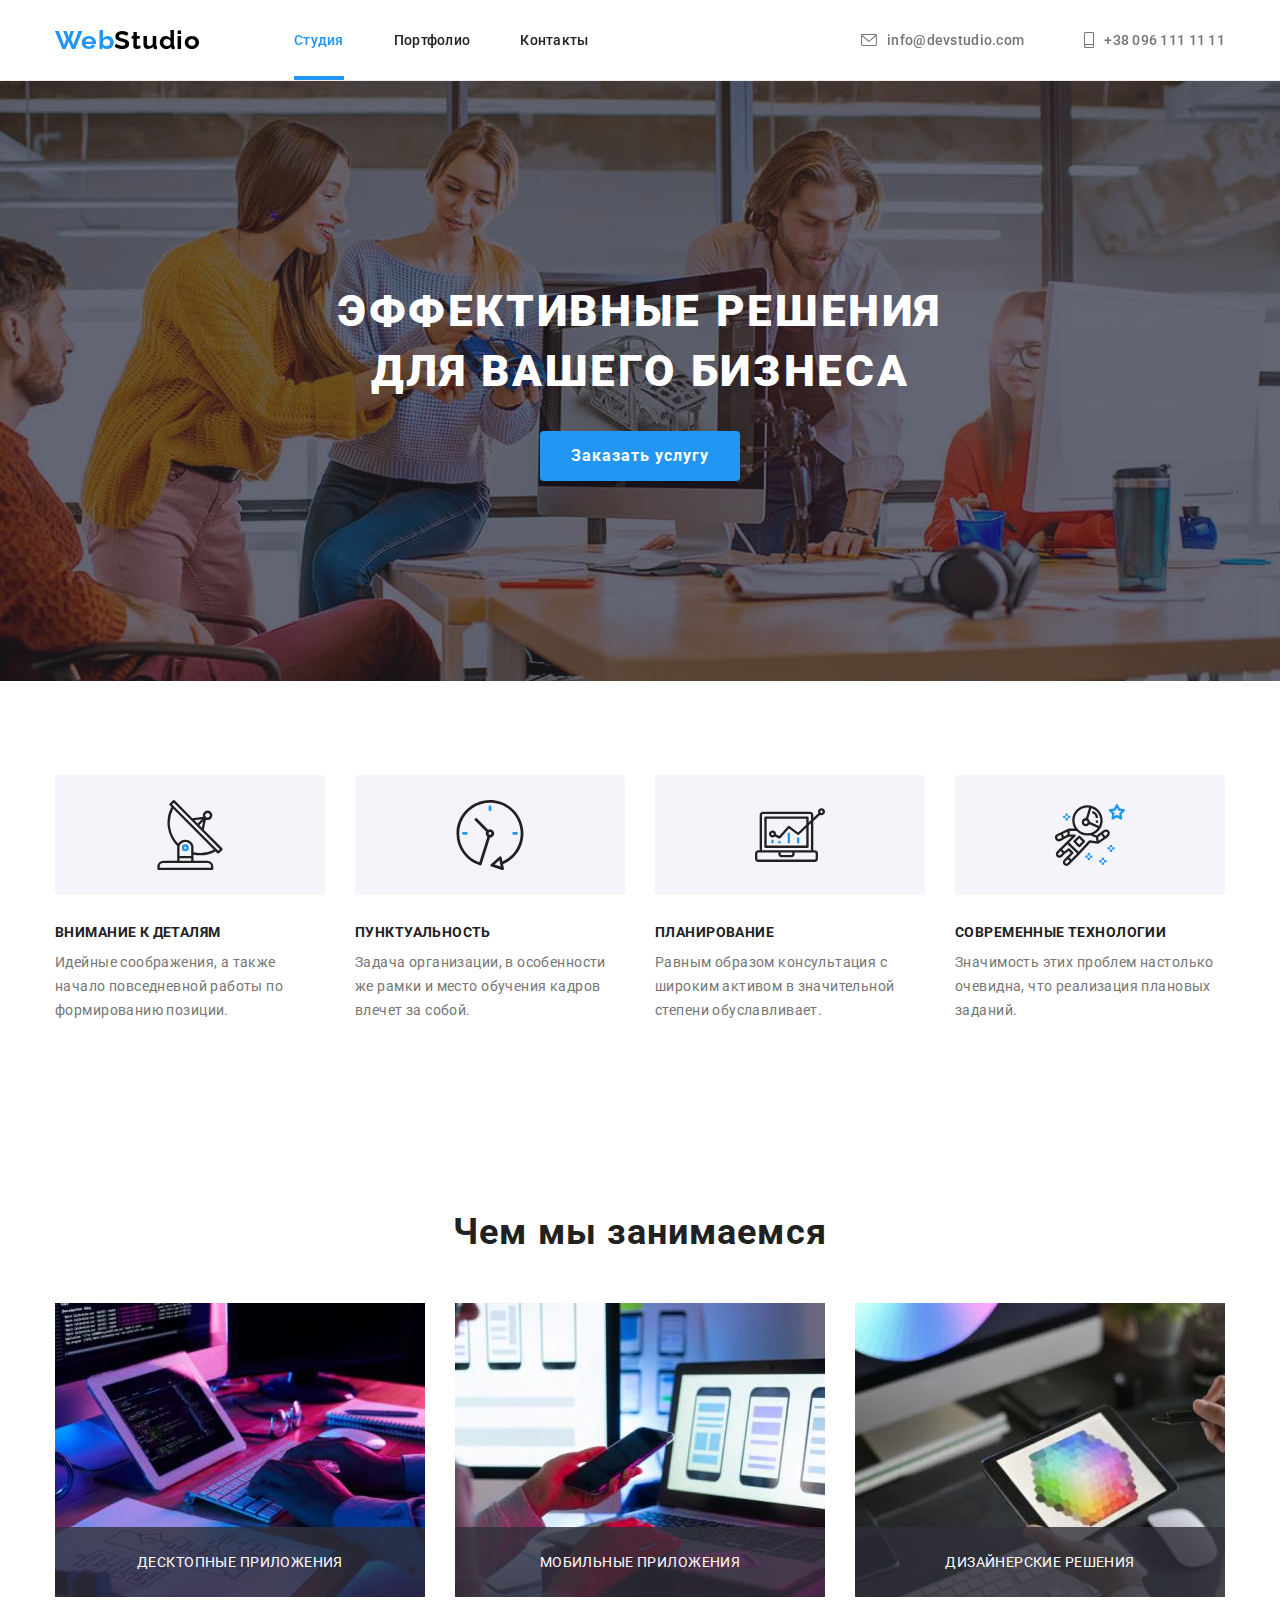
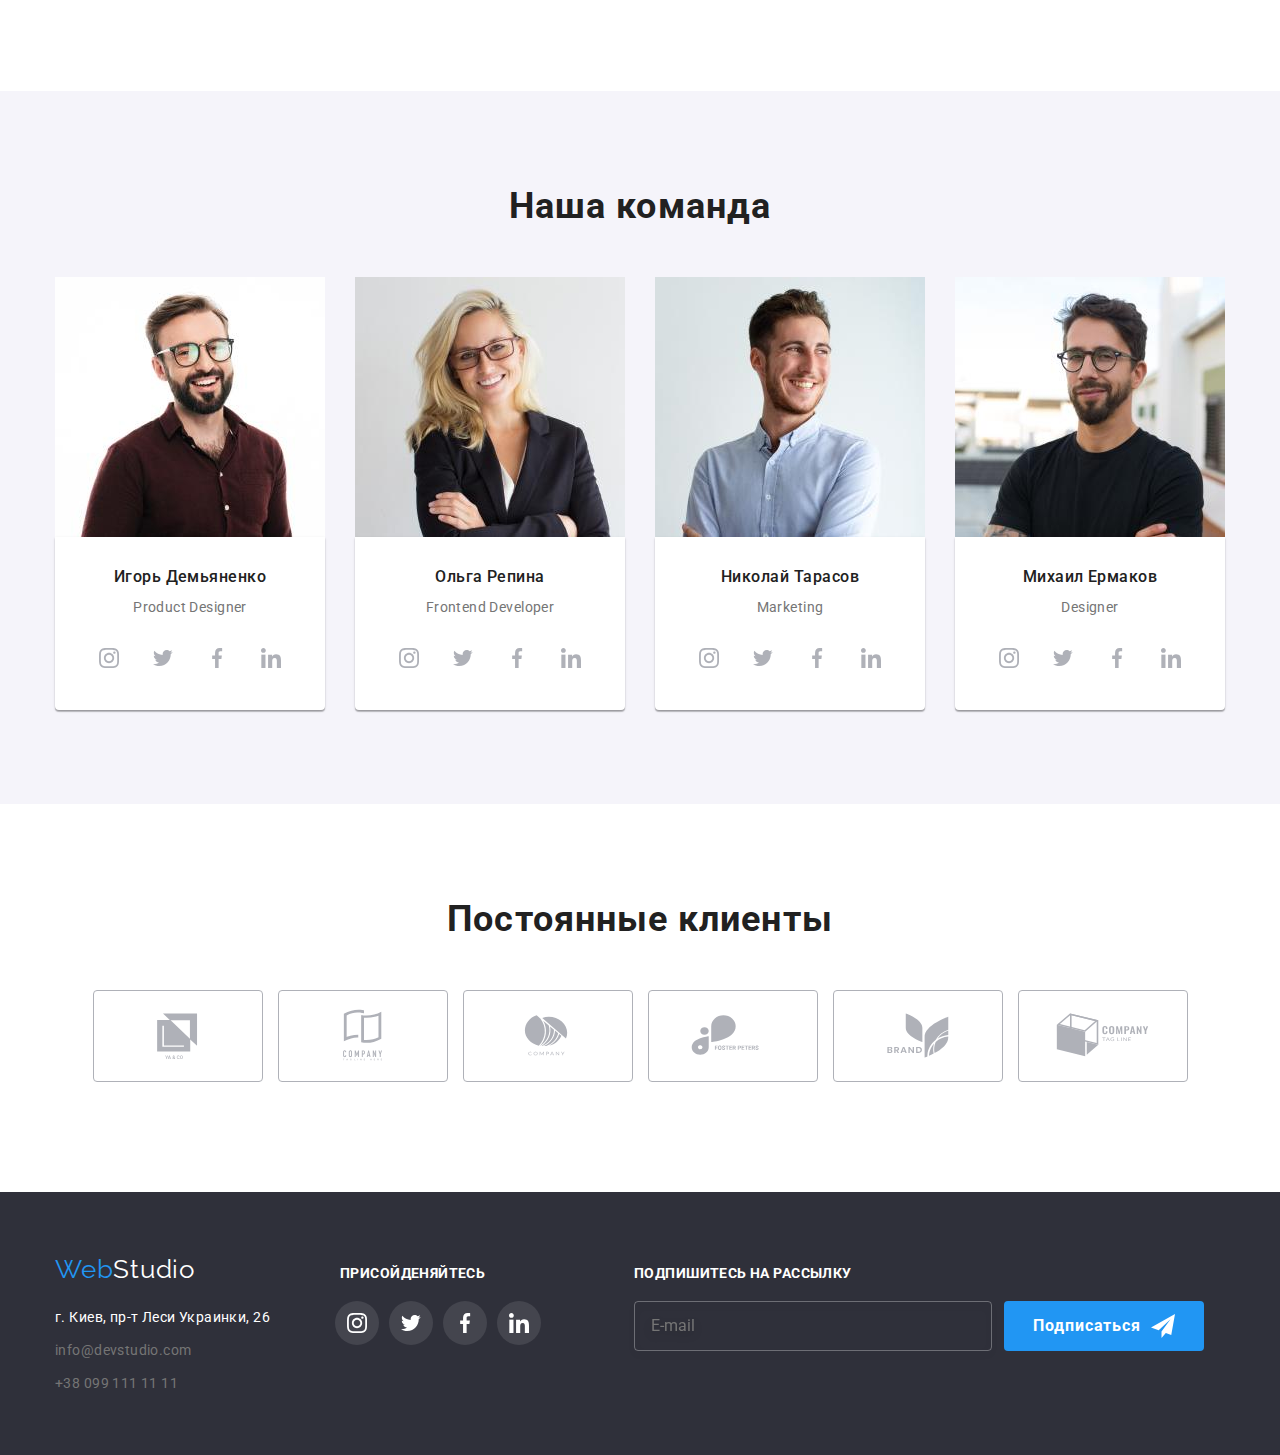
<file: index.html>
<!DOCTYPE html>
<html lang="ru">
  <head>
    <meta charset="utf-8" />
    <meta http-equiv="X-UA-Compatible" content="IE=edge" />
    <title>WEB studio</title>
    <link rel="preconnect" href="https://fonts.googleapis.com" />
    <link rel="preconnect" href="https://fonts.gstatic.com" crossorigin />
    <!--style fons-->
    <link
      href="https://fonts.googleapis.com/css2?family=Raleway:wght@700&family=Roboto:wght@400;500;700;900&display=swap"
      rel="stylesheet"
    />
    <!--style modern-normalize-->
    <link
      rel="stylesheet"
      href="https://cdn.jsdelivr.net/npm/modern-normalize@1.1.0/modern-normalize.min.css"
    />
    <!--animate-->
    <link
      rel="stylesheet"
      href="https://cdnjs.cloudflare.com/ajax/libs/animate.css/4.1.1/animate.min.css"
    />
    
    <link rel="stylesheet" href="./css/main.min.css" />
  
  </head>

  <body data-page>
    <!--шапка сторінки -->
    <header class="header" data-header>
      <div class="container header__container">
        <a class="link logo" href=""> <span class="logo-cl">Web</span>Studio </a>

        <ul class="list list-header">
          <li><a class="list-header__link link list-header__link--carrent" href="">Студия</a></li>
          <li><a class="list-header__link link" href="./portfolio.html">Портфолио</a></li>
          <li><a class="list-header__link link" href="#footer">Контакты</a></li>
        </ul>
        <nav class="nav">
          <ul class="list nav__list-header">
            <li>
              <a class="link nav__link-tel" href="mailto:info@devstudio.com">
                <svg class="icons-media" width="16" height="12">
                  <use href="./images/icons.svg#icon-envelope-hover"></use>
                </svg>
                info@devstudio.com</a
              >
            </li>
            <li>
              <a class="link nav__link-tel" href="tel:+380961111111">
                <svg class="icons-media" width="10" height="16">
                  <use href="./images/icons.svg#icon-smartphone"></use>
                </svg>
                +38 096 111 11 11</a
              >
            </li>
          </ul>
        </nav>
      </div>
    </header>
    <!--контент з кнопкою-->
    <main>
      <section class="section hero">
        <div class="container">
          <h1 class="hero__title">
            Эффективные решения<br />
            для вашего бизнеса
          </h1>
          <button
            class="btn btn__order animate__animated animate__bounce animate__delay-3s animate__repeat-2"
            data-modal-open
            type="button"
          >
            Заказать услугу
          </button>
        </div>
      </section>

      <!-- наші переваги -->
      <section class="section">
        <div class="about container">
          <ul class="about list">
            <li>
              <div class="about__adwantages-wrap">
                <svg class="about__container-icons" width="70" height="70">
                  <use href="./images/icons.svg#icon-antenna"></use>
                </svg>
              </div>
              <h2 class="about__name">Внимание к деталям</h2>
              <p class="about__link-name">
                Идейные соображения, а также начало повседневной работы по формированию позиции.
              </p>
            </li>
            <li>
              <div class="about__adwantages-wrap">
                <svg class="about__container-icons" width="70" height="70">
                  <use href="./images/icons.svg#icon-clock"></use>
                </svg>
              </div>
              <h2 class="about__name">Пунктуальность</h2>
              <p class="about__link-name">
                Задача организации, в особенности же рамки и место обучения кадров влечет за собой.
              </p>
            </li>
            <li>
              <div class="about__adwantages-wrap">
                <svg class="about__container-icons" width="70" height="70">
                  <use href="./images/icons.svg#icon-diagram"></use>
                </svg>
              </div>
              <h2 class="about__name">Планирование</h2>
              <p class="about__link-name">
                Равным образом консультация с широким активом в значительной степени обуславливает.
              </p>
            </li>
            <li>
              <div class="about__adwantages-wrap">
                <svg class="about__container-icons" width="70" height="70">
                  <use href="./images/icons.svg#icon-astronaut"></use>
                </svg>
              </div>
              <h2 class="about__name">Современные технологии</h2>
              <p class="about__link-name">
                Значимость этих проблем настолько очевидна, что реализация плановых заданий.
              </p>
            </li>
          </ul>
        </div>
      </section>
      <!--чим займається фірма-->
      <section class="section">
        <div class="container img">
          <h2 class="name name__action">Чем мы занимаемся</h2>

          <ul class="list img__cards">
            <li>
              <img
                class="img img__avatar-text"
                src="./images/img.jpg"
                alt="картинка верстка сайтів"
                width="370"
                height="294"
              />
              <div class="avatar__container">
                <p class="avatar">Десктопные приложения</p>
              </div>
            </li>
            <li>
              <img
                class="img img__avatar-text"
                src="./images/box2.jpg"
                alt="розробка мобільних додатків"
                width="370"
                height="294"
              />
              <div class="avatar__container">
                <p class="avatar">Мобильные приложения</p>
              </div>
            </li>
            <li>
              <img
                class="imgimg__avatar-text"
                src="./images/box3.jpg"
                alt="стилізація та колористика"
                width="370"
                height="294"
              />
              <div class="avatar__container">
                <p class="avatar">Дизайнерские решения</p>
              </div>
            </li>
          </ul>
        </div>
      </section>

      <!--Наша команда-->
      <section class="section team-card">
        <div class="container">
          <h2 class="team-card__name name">Наша команда</h2>
          <ul class="team-card__list list">
            <li class="team-list__container">
              <img
                class="img"
                src="images/img(1).jpg"
                alt="Фото_Игорь_Демьяненко"
                width="270"
                height="260"
              />
              <div class="team__wrapper">
                <h3 class="team__name-users">Игорь Демьяненко</h3>
                <p class="team__link-name team"><span class="lang">Product Designer</span></p>
                <div class="social__list">
                  <ul class="social list">
                    <li class="social__items">
                      <a
                        class="socials__link link"
                        href=""
                        target="_blank"
                        rel="noopener noreferrer"
                        aria-label="інстаграм"
                      >
                        <svg class="socials-icon" width="20" height="20">
                          <use href="./images/icons.svg#icon-instagram-2"></use>
                        </svg>
                      </a>
                    </li>
                    <li class="social__items">
                      <a
                        class="socials__link link"
                        href=""
                        target="_blank"
                        rel="noopener noreferrer"
                        aria-label="твітер"
                      >
                        <svg class="socials-icon" width="20" height="20">
                          <use href="./images/icons.svg#icon-twiter"></use>
                        </svg>
                      </a>
                    </li>
                    <li class="social__items">
                      <a
                        class="socials__link link"
                        href=""
                        target="_blank"
                        rel="noopener noreferrer"
                        aria-label="фейсбук"
                      >
                        <svg class="socials-icon" width="20" height="20">
                          <use href="./images/icons.svg#icon-facebook-1"></use>
                        </svg>
                      </a>
                    </li>
                    <li class="social__items">
                      <a
                        class="socials__link link"
                        href=""
                        target="_blank"
                        rel="noopener noreferrer"
                        aria-label="лінкедін"
                      >
                        <svg class="socials-icon" width="20" height="20">
                          <use href="./images/icons.svg#icon-linkedin-1"></use>
                        </svg>
                      </a>
                    </li>
                  </ul>
                </div>
              </div>
            </li>
            <li class="team-list__container">
              <img
                class="img"
                src="images/img(2).jpg"
                alt="Фото_Ольга_Репина"
                width="270"
                height="260"
              />
              <div class="team__wrapper">
                <h3 class="team__name-users">Ольга Репина</h3>
                <p class="team__link-name"><span class="lang"> Frontend Developer</span></p>
                <ul class="social list">
                  <li class="social__items">
                    <a
                      class="socials__link link"
                      href=""
                      target="_blank"
                      rel="noopener noreferrer"
                      aria-label="інстаграм"
                    >
                      <svg class="socials-icon" width="20" height="20">
                        <use href="./images/icons.svg#icon-instagram-2"></use>
                      </svg>
                    </a>
                  </li>
                  <li class="social__items">
                    <a
                      class="socials__link link"
                      href=""
                      target="_blank"
                      rel="noopener noreferrer"
                      aria-label="твітер"
                    >
                      <svg class="socials-icon" width="20" height="20">
                        <use href="./images/icons.svg#icon-twiter"></use>
                      </svg>
                    </a>
                  </li>
                  <li class="social__items">
                    <a
                      class="socials__link link"
                      href=""
                      target="_blank"
                      rel="noopener noreferrer"
                      aria-label="фейсбук"
                    >
                      <svg class="socials-icon" width="20" height="20">
                        <use href="./images/icons.svg#icon-facebook-1"></use>
                      </svg>
                    </a>
                  </li>
                  <li class="social__items">
                    <a
                      class="socials__link link"
                      href=""
                      target="_blank"
                      rel="noopener noreferrer"
                      aria-label="лінкедін"
                    >
                      <svg class="socials-icon" width="20" height="20">
                        <use href="./images/icons.svg#icon-linkedin-1"></use>
                      </svg>
                    </a>
                  </li>
                </ul>
              </div>
            </li>
            <li class="team-list__container">
              <img
                class="img"
                src="images/img(3).jpg"
                alt="Фото_Николай_Тарасов"
                width="270"
                height="260"
              />
              <div class="team__wrapper">
                <h3 class="team__name-users">Николай Тарасов</h3>
                <p class="team__link-name team"><span class="lang"> Marketing</span></p>
                <ul class="social list">
                  <li class="social__items">
                    <a
                      class="socials__link link"
                      href=""
                      target="_blank"
                      rel="noopener noreferrer"
                      aria-label="інстаграм"
                    >
                      <svg class="socials-icon" width="20" height="20">
                        <use href="./images/icons.svg#icon-instagram-2"></use>
                      </svg>
                    </a>
                  </li>
                  <li class="social__items">
                    <a
                      class="socials__link link"
                      href=""
                      target="_blank"
                      rel="noopener noreferrer"
                      aria-label="твітер"
                    >
                      <svg class="socials-icon" width="20" height="20">
                        <use href="./images/icons.svg#icon-twiter"></use>
                      </svg>
                    </a>
                  </li>
                  <li class="social__items">
                    <a
                      class="socials__link link"
                      href=""
                      target="_blank"
                      rel="noopener noreferrer"
                      aria-label="фейсбук"
                    >
                      <svg class="socials-icon" width="20" height="20">
                        <use href="./images/icons.svg#icon-facebook-1"></use>
                      </svg>
                    </a>
                  </li>
                  <li class="social__items">
                    <a
                      class="socials__link link"
                      href=""
                      target="_blank"
                      rel="noopener noreferrer"
                      aria-label="лінкедін"
                    >
                      <svg class="socials-icon" width="20" height="20">
                        <use href="./images/icons.svg#icon-linkedin-1"></use>
                      </svg>
                    </a>
                  </li>
                </ul>
              </div>
            </li>
            <li class="team-list__container">
              <img
                class="img"
                src="images/img(4).jpg"
                alt="Фото_Михаил_Ермаков"
                width="270"
                height="260"
              />
              <div class="team__wrapper">
                <h3 class="team__name-users">Михаил Ермаков</h3>
                <p class="team__link-name team"><span class="lang"> Designer</span></p>
                <ul class="social list">
                  <li class="social__items">
                    <a
                      class="socials__link link"
                      href=""
                      target="_blank"
                      rel="noopener noreferrer"
                      aria-label="інстаграм"
                    >
                      <svg class="socials-icon" width="20" height="20">
                        <use href="./images/icons.svg#icon-instagram-2"></use>
                      </svg>
                    </a>
                  </li>
                  <li class="social__items">
                    <a
                      class="socials__link link"
                      href=""
                      target="_blank"
                      rel="noopener noreferrer"
                      aria-label="твітер"
                    >
                      <svg class="socials-icon" width="20" height="20">
                        <use href="./images/icons.svg#icon-twiter"></use>
                      </svg>
                    </a>
                  </li>
                  <li class="social__items">
                    <a
                      class="socials__link link"
                      href=""
                      target="_blank"
                      rel="noopener noreferrer"
                      aria-label="фейсбук"
                    >
                      <svg class="socials-icon" width="20" height="20">
                        <use href="./images/icons.svg#icon-facebook-1"></use>
                      </svg>
                    </a>
                  </li>
                  <li class="social__items">
                    <a
                      class="socials__link link"
                      href=""
                      target="_blank"
                      rel="noopener noreferrer"
                      aria-label="лінкедін"
                    >
                      <svg class="socials-icon" width="20" height="20">
                        <use href="./images/icons.svg#icon-linkedin-1"></use>
                      </svg>
                    </a>
                  </li>
                </ul>
              </div>
            </li>
          </ul>
        </div>
      </section>
      <section class="section">
        <div class="container ">
          <h2 class="name team-card__name">Постоянные клиенты</h2>
          <ul class="partner">
            <li class="partner__nemes">
              <a
                class="partner__logotype"
                href=""
                target="_blank"
                rel="noopener noreferrer"
                aria-label=""
              >
                <svg class="partner-icon" width="106" height="60">
                  <use href="images/icons.svg#icon-logo-5"></use>
                </svg>
              </a>
            </li>
            <li class="partner__nemes">
              <a
                class="partner__logotype"
                href=""
                target="_blank"
                rel="noopener noreferrer"
                aria-label=""
              >
                <svg class="partner-icon" width="106" height="60">
                  <use href="./images/icons.svg#icon-logo-4"></use>
                </svg>
              </a>
            </li>
            <li class="partner__nemes">
              <a
                class="partner__logotype"
                href=""
                target="_blank"
                rel="noopener noreferrer"
                aria-label=""
              >
                <svg class="partner-icon" width="106" height="60">
                  <use href="./images/icons.svg#icon-logo-3"></use>
                </svg>
              </a>
            </li>
            <li class="partner__nemes">
              <a
                class="partner__logotype"
                href=""
                target="_blank"
                rel="noopener noreferrer"
                aria-label=""
              >
                <svg class="partner-icon" width="106" height="60">
                  <use href="./images/icons.svg#icon-logo-2"></use>
                </svg>
              </a>
            </li>
            <li class="partner__nemes">
              <a
                class="partner__logotype"
                href=""
                target="_blank"
                rel="noopener noreferrer"
                aria-label=""
              >
                <svg class="partner-icon" width="106" height="60">
                  <use href="./images/icons.svg#icon-logo-1"></use>
                </svg>
              </a>
            </li>
            <li class="partner__nemes">
              <a
                class="partner__logotype"
                href=""
                target="_blank"
                rel="noopener noreferrer"
                aria-label=""
              >
                <svg class="partner-icon" width="106" height="60">
                  <use href="./images/icons.svg#icon-logo"></use>
                </svg>
              </a>
            </li>
          </ul>
        </div>
      </section>
    </main>
    <footer class="footer" id="footer">
      <div class="container footer-items">
        <div>
          <a class="link logo-bl" href=""> <span class="logo-cl">Web</span>Studio </a>
          <address class="plase">г. Киев, пр-т Леси Украинки, 26</address>

          <ul class="list">
            <li>
              <a class="link link-tel-foot" href="mailto:info@devstudio.com">info@devstudio.com</a>
            </li>
            <li><a class="link link-tel-foot" href="tel:+380991111111">+38 099 111 11 11</a></li>
          </ul>
        </div>
        <div class="form__icons">
          <p class="form__join">Присойденяйтесь</p>
          <ul class="form__icons-list social list ">
            <li class="social__items">
              <a
                class="socials__link socials-icon-footer link"
                href=""
                target="_blank"
                rel="noopener noreferrer"
                aria-label="інстаграм"
              >
                <svg class="socials-icon ft-icon" width="20" height="20">
                  <use href="./images/icons.svg#icon-instagram-2"></use>
                </svg>
              </a>
            </li>
            <li class="social__items">
              <a
                class="socials__link socials-icon-footer link"
                href=""
                target="_blank"
                rel="noopener noreferrer"
                aria-label="твітер"
              >
                <svg class="socials-icon ft-icon" width="20" height="20">
                  <use href="./images/icons.svg#icon-twiter"></use>
                </svg>
              </a>
            </li>
            <li class="social__items">
              <a
                class="socials__link socials-icon-footer link"
                href=""
                target="_blank"
                rel="noopener noreferrer"
                aria-label="фейсбук"
              >
                <svg class="socials-icon ft-icon" width="20" height="20">
                  <use href="./images/icons.svg#icon-facebook-1"></use>
                </svg>
              </a>
            </li>
            <li class="social__items">
              <a
                class="socials__link socials-icon-footer link"
                href=""
                target="_blank"
                rel="noopener noreferrer"
                aria-label="лінкедін"
              >
                <svg class="socials-icon ft-icon" width="20" height="20">
                  <use href="./images/icons.svg#icon-linkedin-1"></use>
                </svg>
              </a>
            </li>
          </ul>
        </div>
        <div class="form">
          <form class="form__footer">
            <p class="form__join form-name">Подпишитесь на рассылку</p>
            <label for="subscription">
              <input
                class="footer-input"
                type="text"
                name="subscription"
                value=""
                id="subscription"
                placeholder="E-mail"
              />
            </label>
            <button type="submit" class="btn-subm">
              Подписаться
              <svg class="icon-icon-send" width="24" height="24">
                <use href="./images/icons.svg#icon-icon-send"></use>
              </svg>
            </button>
          </form>
        </div>
      </div>
    </footer>
    <!--ModalWindow-->
    <div class="backdrop is-hidden" data-modal>
      <div class="modal">
        <button class="modal-btn" data-modal-close>
          <svg class="btn-close" width="11" height="11">
            <use href="./images/icons.svg#icon-vector"></use>
          </svg>
        </button>
        <form class="speaker-form">
          <strong class="modal-text">Оставьте свои данные, мы вам перезвоним</strong>
          <div class="register-form-group" role="group">
            <label for="name" class="modal-name-wrap">
              <span class="modal-name">Имя</span>
              <input type="text" name="name" class="register-form-input" id="name" />
              <svg class="register-form-icon" width="12" height="12">
                <use href="images/icons.svg#icon-icon-person"></use>
              </svg>
            </label>

            <label for="tel" class="modal-name-wrap">
              <span class="modal-name">Телефон</span>
              <input type="text" name="tel" class="register-form-input" id="tel" />
              <svg class="register-form-icon" width="13" height="13">
                <use href="images/icons.svg#icon-icon-tel"></use>
              </svg>
            </label>
            <label class="modal-name-wrap" for="mail">
              <span class="modal-name">Почта</span>
              <input type="text" name="mail" class="register-form-input" id="mail" />
              <svg class="register-form-icon" width="15" height="12">
                <use href="images/icons.svg#icon-icon-mail"></use>
              </svg>
            </label>

            <label class="modal-name" for="textarea">
              <span class="modal-name">Комментарий</span>
              <textarea
                name="textarea"
                class="modal-name-textarea"
                id="textarea"
                cols="30"
                rows="10"
                placeholder="Введите текст"
              ></textarea>
            </label>
          </div>

          <label class="register-form-agreement" for="agreement">
            <input
              class="register-cheked-box visually-hidden"
              type="checkbox"
              name="agreement"
              id="agreement"
            />
            <svg class="register-form" width="16" height="15">
              <use class="register-form-icon-uncheked" href="./images/icons.svg#border-icon"></use>
              <use
                class="register-form-icon-cheked"
                href="./images/icons.svg#icon-icon-check"
              ></use>
            </svg>
            <span class="register-form-agreement-text">Соглашаюсь с рассылкой и принимаю</span
            ><a class="register-form-link" href="">Условия договора</a>
          </label>
          <button class="register-form-btn" type="submit">Отправить</button>
        </form>
      </div>
    </div>
    <script src="./js/modal.js"></script>
    <script src="./js/header.skroll.js"></script>
  </body>
</html>
</file>
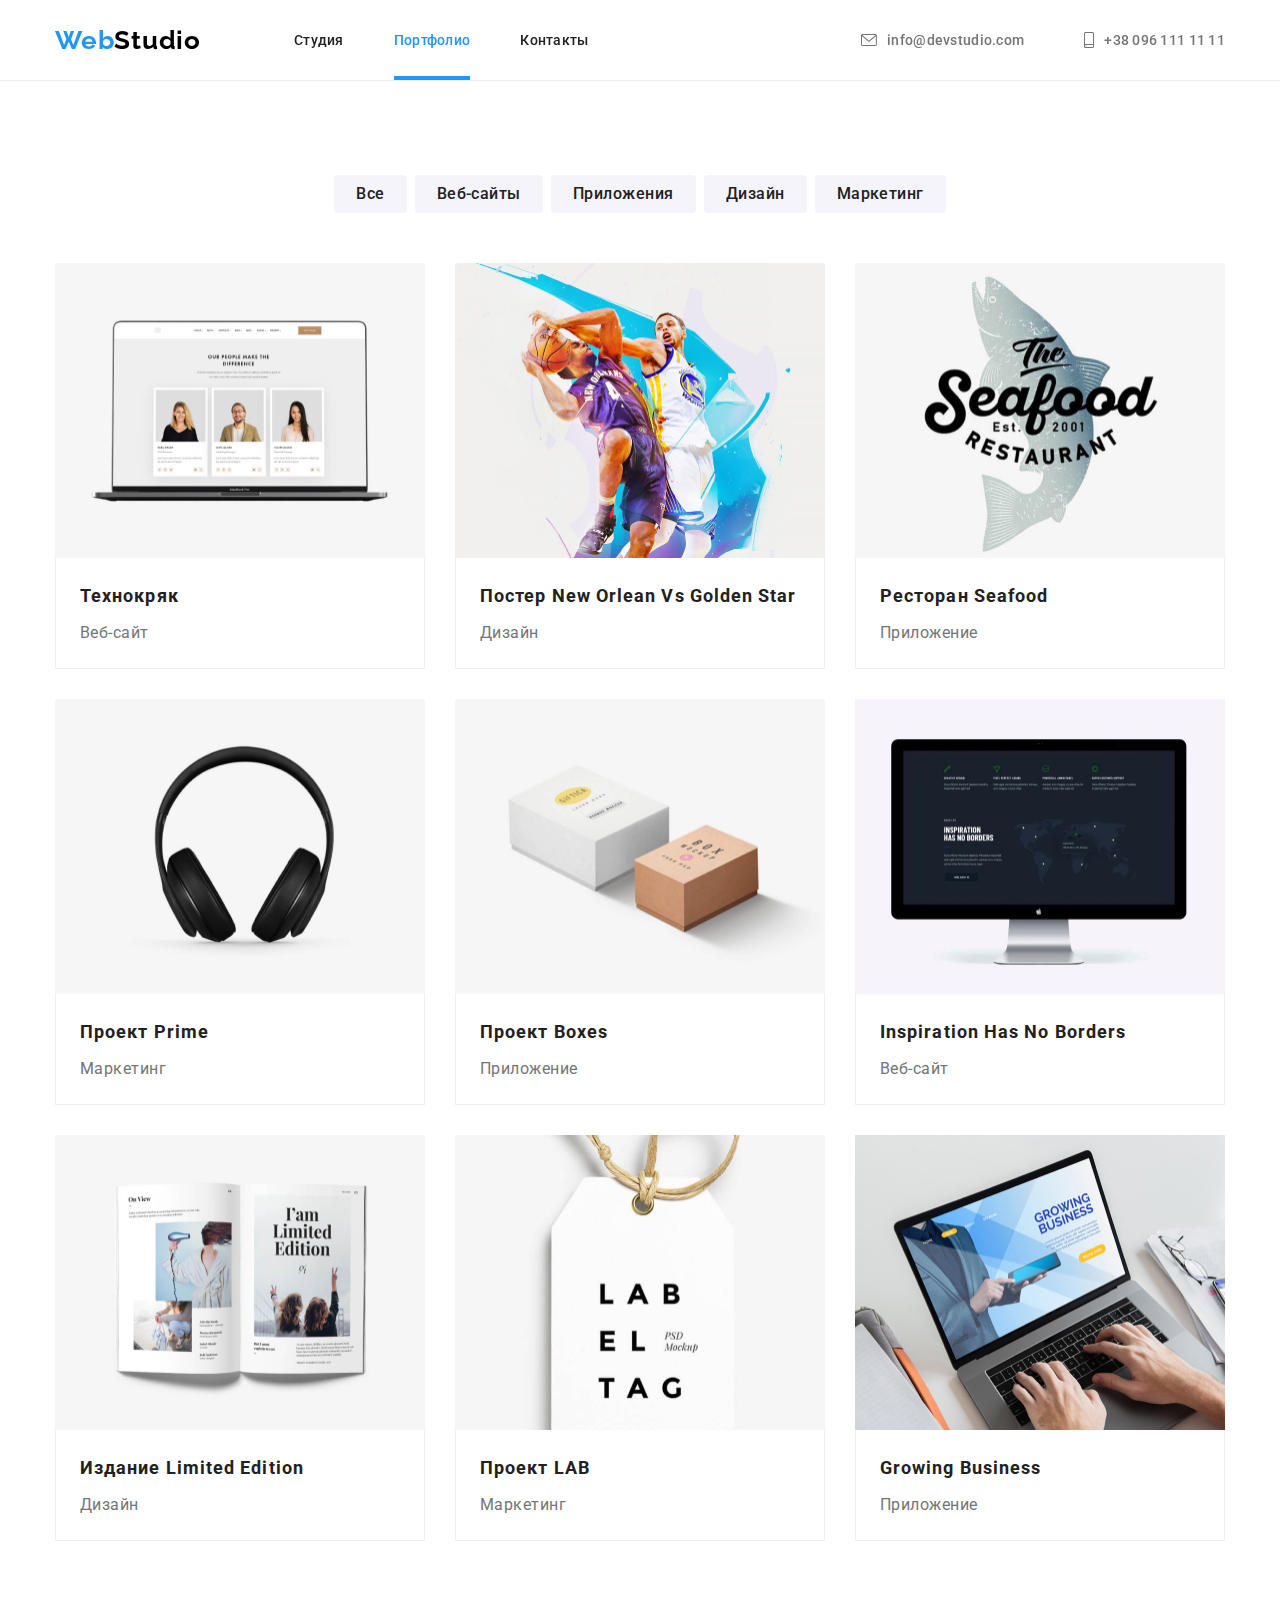
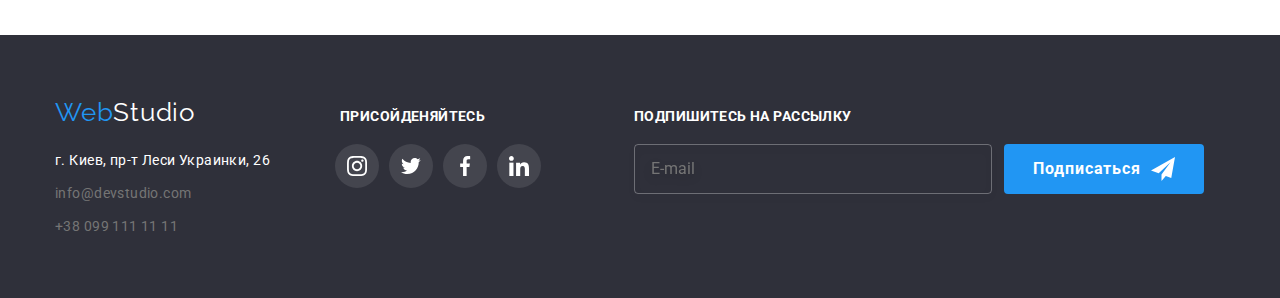
<file: portfolio.html>
<!DOCTYPE html>
<html lang="ru">

<head>
    <meta charset="utf-8" />
    <meta http-equiv="X-UA-Compatible" content="IE=edge" />
    <title>Portfolio</title>
    <link rel="preconnect" href="https://fonts.googleapis.com" />
    <link rel="preconnect" href="https://fonts.gstatic.com" crossorigin />
    <link
        href="https://fonts.googleapis.com/css2?family=Raleway:wght@700&family=Roboto:wght@400;500;700;900&display=swap"
        rel="stylesheet" />
    <link rel="stylesheet" href="https://cdn.jsdelivr.net/npm/modern-normalize@1.1.0/modern-normalize.min.css" />

    <link rel="stylesheet" href="./css/main.min.css" />
</head>

<body data-page>
    <!--Шапка-->
    <header class="header" data-header>
        <div class="container header__container">
            <a class="link logo" href=""> <span class="logo-cl">Web</span>Studio </a>

            <ul class="list list-header">
                <li><a class="list-header__link link" href="./index.html">Студия</a></li>
                <li>
                    <a class="list-header__link link list-header__link--carrent" href="">Портфолио</a>
                </li>
                <li><a class="list-header__link link" href="#footer">Контакты</a></li>
            </ul>
            <nav class="nav">
                <ul class="list nav__list-header">
                    <li>
                        <a class="link nav__link-tel" href="mailto:info@devstudio.com"><svg class="icons-media"
                                width="16" height="12">
                                <use href="./images/icons.svg#icon-envelope-hover"></use>
                            </svg>info@devstudio.com</a>
                    </li>
                    <li>
                        <a class="link nav__link-tel" href="tel:+380961111111"><svg class="icons-media" width="10"
                                height="16">
                                <use href="./images/icons.svg#icon-smartphone"></use>
                            </svg>+38 096 111 11 11</a>
                    </li>
                </ul>
            </nav>
        </div>
    </header>

    <main>
        <section class="section">
            <div class="container">
                <h1 class="visually-hidden">Портфоліо</h1>
                <ul class="list container-btn">
                    <li><button class="btn btn__list" type="button">Все</button></li>
                    <li><button class="btn btn__list" type="button">Веб-сайты</button></li>
                    <li><button class="btn btn__list" type="button">Приложения</button></li>
                    <li><button class="btn btn__list" type="button">Дизайн</button></li>
                    <li><button class="btn btn__list" type="button">Маркетинг</button></li>
                </ul>

                <ul class="list list-card">
                    <li class="card">
                        <a class="link link-card" href="">
                            <div class="card-wrapper">
                                <img class="img img-portfolio" src="./images/tehno.jpg" alt="tehno1" width="370"
                                    height="295" />
                                <div class="overlay">
                                    <p class="overlay-text">
                                        Ресурс предлагает комплексные предложения с разным уровнем функционала и
                                        сервисов. Все это позволит посетителю получить исчерпывающие сведения о
                                        компании или частном лице
                                    </p>
                                </div>
                            </div>
                            <div class="cards-link">
                                <h2 class="name name-progect">Технокряк</h2>
                                <p class="name-upps">Веб-сайт</p>
                            </div>
                        </a>
                    </li>
                    <li class="card">
                        <a class="link link-card" href="">
                            <div class="card-wrapper">
                                <img class="img img-portfolio" src="./images/poster2.jpg" alt="poster2" width="370"
                                    height="295" />
                                <div class="overlay">
                                    <p class="overlay-text">
                                        Ресурс предлагает комплексные предложения с разным уровнем функционала и
                                        сервисов. Все это позволит посетителю получить исчерпывающие сведения о
                                        компании или частном лице
                                    </p>
                                </div>
                            </div>
                            <div class="cards-link">
                                <h2 class="name name-progect">Постер New Orlean vs Golden Star</h2>
                                <p class="name-upps">Дизайн</p>
                            </div>
                        </a>
                    </li>
                    <li class="card">
                        <a class="link link-card" href="">
                            <div class="card-wrapper">
                                <img class="img img-portfolio" src="./images/seafood3.jpg" alt="seafood" width="370"
                                    height="295" />
                                <div class="overlay">
                                    <p class="overlay-text">
                                        Ресурс предлагает комплексные предложения с разным уровнем функционала и
                                        сервисов. Все это позволит посетителю получить исчерпывающие сведения о
                                        компании или частном лице
                                    </p>
                                </div>
                            </div>
                            <div class="cards-link">
                                <h2 class="name name-progect">Ресторан Seafood</h2>
                                <p class="name-upps">Приложение</p>
                            </div>
                        </a>
                    </li>
                    <li class="card">
                        <a class="link link-card" href="">
                            <div class="card-wrapper">
                                <img class="img img-portfolio" src="./images/prime4.jpg" alt="prime" width="370"
                                    height="295" />
                                <div class="overlay">
                                    <p class="overlay-text">
                                        Ресурс предлагает комплексные предложения с разным уровнем функционала и
                                        сервисов. Все это позволит посетителю получить исчерпывающие сведения о
                                        компании или частном лице
                                    </p>
                                </div>
                            </div>
                            <div class="cards-link">
                                <h2 class="name name-progect">Проект Prime</h2>
                                <p class="name-upps">Маркетинг</p>
                            </div>
                        </a>
                    </li>
                    <li class="card">
                        <a class="link link-card" href="">
                            <div class="card-wrapper">
                                <img class="img img-portfolio" src="./images/boxes5.jpg" alt="boxes" width="370"
                                    height="295" />
                                <div class="overlay">
                                    <p class="overlay-text">
                                        Ресурс предлагает комплексные предложения с разным уровнем функционала и
                                        сервисов. Все это позволит посетителю получить исчерпывающие сведения о
                                        компании или частном лице
                                    </p>
                                </div>
                            </div>
                            <div class="cards-link">
                                <h2 class="name name-progect">Проект Boxes</h2>
                                <p class="name-upps">Приложение</p>
                            </div>
                        </a>
                    </li>
                    <li class="card">
                        <a class="link link-card" href="">
                            <div class="card-wrapper">
                                <img class="img img-portfolio" src="./images/monitor.jpg" alt="border" width="370"
                                    height="295" />
                                <div class="overlay">
                                    <p class="overlay-text">
                                        Ресурс предлагает комплексные предложения с разным уровнем функционала и
                                        сервисов. Все это позволит посетителю получить исчерпывающие сведения о
                                        компании или частном лице
                                    </p>
                                </div>
                            </div>
                            <div class="cards-link">
                                <h2 class="name name-progect">Inspiration has no Borders</h2>
                                <p class="name-upps">Веб-сайт</p>
                            </div>
                        </a>
                    </li>
                    <li class="card">
                        <a class="link link-card" href="">
                            <div class="card-wrapper">
                                <img class="img img-portfolio" src="./images/book.jpg" alt="limited" width="370"
                                    height="295" />
                                <div class="overlay">
                                    <p class="overlay-text">
                                        Ресурс предлагает комплексные предложения с разным уровнем функционала и
                                        сервисов. Все это позволит посетителю получить исчерпывающие сведения о
                                        компании или частном лице
                                    </p>
                                </div>
                            </div>
                            <div class="cards-link">
                                <h2 class="name name-progect">Издание Limited Edition</h2>
                                <p class="name-upps">Дизайн</p>
                            </div>
                        </a>
                    </li>
                    <li class="card">
                        <a class="link link-card" href="">
                            <div class="card-wrapper">
                                <img class="img img-portfolio" src="./images/lab8.jpg" alt="lab" width="370"
                                    height="295" />
                                <div class="overlay">
                                    <p class="overlay-text">
                                        Ресурс предлагает комплексные предложения с разным уровнем функционала и
                                        сервисов. Все это позволит посетителю получить исчерпывающие сведения о
                                        компании или частном лице
                                    </p>
                                </div>
                            </div>

                            <div class="cards-link">
                                <h2 class="name name-progect">Проект LAB</h2>
                                <p class="name-upps">Маркетинг</p>
                            </div>
                        </a>
                    </li>
                    <li class="card">
                        <a class="link link-card" href="">
                            <div class="card-wrapper">
                                <img class="img img-portfolio" src="./images/growing9.jpg" alt="growing" width="370"
                                    height="295" />
                                <div class="overlay">
                                    <p class="overlay-text">
                                        Ресурс предлагает комплексные предложения с разным уровнем функционала и
                                        сервисов. Все это позволит посетителю получить исчерпывающие сведения о
                                        компании или частном лице
                                    </p>
                                </div>
                            </div>

                            <div class="cards-link">
                                <h2 class="name name-progect">Growing Business</h2>
                                <p class="name-upps">Приложение</p>
                            </div>
                        </a>
                    </li>
                </ul>
            </div>
        </section>
    </main>
    <footer class="footer" id="footer">
        <div class="container footer-items">
            <div>
                <a class="link logo-bl" href=""> <span class="logo-cl">Web</span>Studio </a>
                <address class="plase">г. Киев, пр-т Леси Украинки, 26</address>

                <ul class="list">
                    <li>
                        <a class="link link-tel-foot" href="mailto:info@devstudio.com">info@devstudio.com</a>
                    </li>
                    <li><a class="link link-tel-foot" href="tel:+380991111111">+38 099 111 11 11</a></li>
                </ul>
            </div>
            <div class="form__icons">
                <p class="form__join">Присойденяйтесь</p>
                <ul class="form__icons-list social list">
                    <li class="social__items">
                        <a class="socials__link socials-icon-footer link" href="" target="_blank"
                            rel="noopener noreferrer" aria-label="інстаграм">
                            <svg class="socials-icon ft-icon" width="20" height="20">
                                <use href="./images/icons.svg#icon-instagram-2"></use>
                            </svg>
                        </a>
                    </li>
                    <li class="social__items">
                        <a class="socials__link socials-icon-footer link" href="" target="_blank"
                            rel="noopener noreferrer" aria-label="твітер">
                            <svg class="socials-icon ft-icon" width="20" height="20">
                                <use href="./images/icons.svg#icon-twiter"></use>
                            </svg>
                        </a>
                    </li>
                    <li class="social__items">
                        <a class="socials__link socials-icon-footer link" href="" target="_blank"
                            rel="noopener noreferrer" aria-label="фейсбук">
                            <svg class="socials-icon ft-icon" width="20" height="20">
                                <use href="./images/icons.svg#icon-facebook-1"></use>
                            </svg>
                        </a>
                    </li>
                    <li class="social__items">
                        <a class="socials__link socials-icon-footer link" href="" target="_blank"
                            rel="noopener noreferrer" aria-label="лінкедін">
                            <svg class="socials-icon ft-icon" width="20" height="20">
                                <use href="./images/icons.svg#icon-linkedin-1"></use>
                            </svg>
                        </a>
                    </li>
                </ul>
            </div>
            <div class="form">
                <form class="form__footer">
                    <p class="form__join form-name">Подпишитесь на рассылку</p>
                    <label for="subscription">
                        <input class="footer-input" type="text" name="subscription" value="" id="subscription"
                            placeholder="E-mail" />
                    </label>
                    <button type="submit" class="btn-subm">
                        Подписаться
                        <svg class="icon-icon-send" width="24" height="24">
                            <use href="./images/icons.svg#icon-icon-send"></use>
                        </svg>
                    </button>
                </form>
            </div>
        </div>
    </footer>
    <script src="./js/modal.js"></script>
    <script src="./js/header.skroll.js"></script>
</body>

</html>
</file>
<file: css/main.min.css>
:root{--main-font: "Roboto", sans-serif;--sekondary-font: "Raleway", sans-serif;--main-txt-cl: #212121;--light-br-color: #ffffff;--dark-br-color: #2f303a;--akcent-color: #2196f3;--transition: 250ms cubic-bezier(0.4, 0, 0.2, 1)}.visually-hidden{position:absolute;white-space:nowrap;width:1px;height:1px;overflow:hidden;border:0;padding:0;clip:rect(0 0 0 0);-webkit-clip-path:inset(50%);clip-path:inset(50%);margin:-1px}.container{width:1200px;padding-right:15px;padding-left:15px;margin-right:auto;margin-left:auto}section{padding-top:94px;padding-bottom:94px}.logo{margin-right:93px;font-family:var(--sekondary-font);font-weight:700;font-size:26px;line-height:1.19;letter-spacing:.03em;color:#000}.logo-cl{font-family:var(--sekondary-font);font-size:26px;line-height:1.1923076923;letter-spacing:.03em;color:var(--akcent-color)}img{display:block}.name{font-family:var(--main-font);font-size:14px;line-height:1.14;letter-spacing:.03em;color:var(--main-txt-cl);text-transform:uppercase;margin-bottom:10px}body{font-family:var(--main-font);margin-left:auto;margin-right:auto}body.no-scroll{overflow:hidden;background-color:#fff}h1,h2,h3,h4,p{margin:0}.link{text-decoration:none}.list{list-style:none;margin:0;padding:0}.header{position:sticky;top:-1px;border-bottom:1px solid #ececec;z-index:100}.header.no-transparency{background-color:#2e6088 #2f303a;-webkit-backdrop-filter:blur(4px);backdrop-filter:blur(4px)}.header__container{display:-webkit-box;display:-ms-flexbox;display:flex;min-height:80px;-webkit-box-align:center;-ms-flex-align:center;align-items:center}.list-header{display:-webkit-box;display:-ms-flexbox;display:flex;margin-right:auto;gap:50px}.list-header__link{font-size:14px;font-weight:500;line-height:1.14;letter-spacing:.02em;padding-top:32px;padding-bottom:32px;color:var(--main-txt-cl);-webkit-transition:color 250ms cubic-bezier(0.4, 0, 0.2, 1);transition:color 250ms cubic-bezier(0.4, 0, 0.2, 1)}.list-header__link:hover,.list-header__link:focus{color:var(--akcent-color)}.list-header__link--carrent{position:relative;color:var(--akcent-color)}.list-header__link--carrent::after{position:absolute;bottom:0px;content:"";display:block;width:100%;height:4px;background-color:var(--akcent-color)}.nav__list-header{display:-webkit-box;display:-ms-flexbox;display:flex;margin-right:auto;gap:50px}.nav__link-tel{display:-webkit-box;display:-ms-flexbox;display:flex;gap:10px;-webkit-box-align:center;-ms-flex-align:center;align-items:center;color:#757575;font-weight:500;font-size:14px;line-height:1.1428571429;letter-spacing:.02em;padding-top:32px;padding-bottom:32px;padding-left:10px;-webkit-transition:color 250ms cubic-bezier(0.4, 0, 0.2, 1);transition:color 250ms cubic-bezier(0.4, 0, 0.2, 1)}.nav__link-tel:hover,.nav__link-tel:focus{color:var(--akcent-color)}.nav__list-header{display:-webkit-box;display:-ms-flexbox;display:flex;margin-right:auto;gap:50px}.icons-media{fill:currentColor}.hero{padding:200px 0;text-align:center;margin:0 auto;max-width:1600px;background-image:-webkit-gradient(linear, left top, right top, from(rgba(47, 48, 58, 0.4)), to(rgba(47, 48, 58, 0.4))),url(../images/backroundimg.jpg);background-image:linear-gradient(to right, rgba(47, 48, 58, 0.4) 0%, rgba(47, 48, 58, 0.4) 100%),url(../images/backroundimg.jpg);background-repeat:no-repeat;background-size:auto;background-position:center}.hero__title{font-family:var(--main-font);font-weight:900;font-size:44px;line-height:1.3636363636;letter-spacing:.06em;text-transform:uppercase;color:#fff;margin-bottom:30px;-webkit-animation:fade-in 250ms ease 250ms backwards alternate;animation:fade-in 250ms ease 250ms backwards alternate;-webkit-transform-origin:left center;transform-origin:left center}@-webkit-keyframes fade-in{0%{opacity:0;-webkit-transform:translateX(-300px) scale(0.4);transform:translateX(-300px) scale(0.4)}100%{opacity:1;-webkit-transform:translateX(0) scale(1);transform:translateX(0) scale(1)}}@keyframes fade-in{0%{opacity:0;-webkit-transform:translateX(-300px) scale(0.4);transform:translateX(-300px) scale(0.4)}100%{opacity:1;-webkit-transform:translateX(0) scale(1);transform:translateX(0) scale(1)}}.section.block{padding-bottom:0%}.link-card{display:block;-webkit-transition:-webkit-box-shadow 250ms cubic-bezier(0.4, 0, 0.2, 1);transition:-webkit-box-shadow 250ms cubic-bezier(0.4, 0, 0.2, 1);transition:box-shadow 250ms cubic-bezier(0.4, 0, 0.2, 1);transition:box-shadow 250ms cubic-bezier(0.4, 0, 0.2, 1), -webkit-box-shadow 250ms cubic-bezier(0.4, 0, 0.2, 1)}.link-card:hover,.link-card:focus{-webkit-box-shadow:0px 1px 1px rgba(0,0,0,.12),0px 4px 4px rgba(0,0,0,.06),1px 4px 6px rgba(0,0,0,.16);box-shadow:0px 1px 1px rgba(0,0,0,.12),0px 4px 4px rgba(0,0,0,.06),1px 4px 6px rgba(0,0,0,.16)}.card-wrapper{position:relative;overflow:hidden}.overlay{display:inline-block;position:absolute;top:0;left:0;-webkit-transform:translateY(101%);transform:translateY(101%);-webkit-transition:-webkit-transform 250ms cubic-bezier(0.4, 0, 0.2, 1);transition:-webkit-transform 250ms cubic-bezier(0.4, 0, 0.2, 1);transition:transform 250ms cubic-bezier(0.4, 0, 0.2, 1);transition:transform 250ms cubic-bezier(0.4, 0, 0.2, 1), -webkit-transform 250ms cubic-bezier(0.4, 0, 0.2, 1)}.link-card:hover .overlay{-webkit-transform:translateY(0%);transform:translateY(0%)}.overlay-text{font-family:var(--main-font);width:100%;height:100%;font-size:18px;line-height:1.5555555556;letter-spacing:.03em;color:#fff;padding:63px 24px;background-color:#2196f3;-webkit-backdrop-filter:blur(4px);backdrop-filter:blur(4px)}.img-portfolio{border-top:none;border-right:none}.list-card{display:-webkit-box;display:-ms-flexbox;display:flex;-ms-flex-wrap:wrap;flex-wrap:wrap;gap:30px}.cards-link{display:-webkit-box;display:-ms-flexbox;display:flex;-webkit-box-orient:vertical;-webkit-box-direction:normal;-ms-flex-direction:column;flex-direction:column;-webkit-box-align:start;-ms-flex-align:start;align-items:flex-start;padding:20px 24px;border:1px solid #eee;border-top:none}.name-progect{text-transform:capitalize;font-size:18px;line-height:36px;margin-bottom:4px;letter-spacing:.06em;color:#212121}.name-upps{font-weight:400;font-size:16px;line-height:1.875;letter-spacing:.03em;color:#757575}.about{display:-webkit-box;display:-ms-flexbox;display:flex;-webkit-box-align:center;-ms-flex-align:center;align-items:center;gap:30px}.about__adwantages-wrap{display:-webkit-box;display:-ms-flexbox;display:flex;width:270px;height:120px;background:#f5f4fa;border-radius:4px;margin-bottom:30px;-webkit-box-pack:center;-ms-flex-pack:center;justify-content:center;-webkit-box-align:center;-ms-flex-align:center;align-items:center}.about__name{font-family:var(--main-font);font-size:14px;line-height:1.14;letter-spacing:.03em;color:var(--main-txt-cl);text-transform:uppercase;margin-bottom:10px}.about__link-name{font-family:var(--main-font);font-size:14px;line-height:1.71;letter-spacing:.03em;color:#757575;min-width:270px;min-height:16px}.name__action{font-weight:700;font-size:36px;line-height:1.1666666667;text-transform:none;text-align:center;letter-spacing:.03em;color:#212121;margin-bottom:50px}.img__cards{display:-webkit-box;display:-ms-flexbox;display:flex;gap:30px}.img.img__avatar-text{position:relative}.avatar{display:-webkit-box;display:-ms-flexbox;display:flex;-webkit-box-pack:center;-ms-flex-pack:center;justify-content:center;-webkit-box-align:center;-ms-flex-align:center;align-items:center;font-size:14px;line-height:16px;text-align:center;letter-spacing:.03em;text-transform:uppercase;color:#fff;width:370px;height:70px;background:rgba(47,48,58,.8)}.avatar__container{position:absolute;-webkit-transform:translateY(-100%);transform:translateY(-100%);-webkit-transition:250ms cubic-bezier(0.4, 0, 0.2, 1) 250ms;transition:250ms cubic-bezier(0.4, 0, 0.2, 1) 250ms}.team{margin-bottom:16px}.team-card{display:-webkit-box;display:-ms-flexbox;display:flex;background-color:#f5f4fa}.team__wrapper{padding-top:30px;padding-bottom:30px;text-align:center;background-color:#fff;-webkit-box-shadow:0px 1px 3px rgba(0,0,0,.12),0px 1px 1px rgba(0,0,0,.14),0px 2px 1px rgba(0,0,0,.2);box-shadow:0px 1px 3px rgba(0,0,0,.12),0px 1px 1px rgba(0,0,0,.14),0px 2px 1px rgba(0,0,0,.2);border-radius:0px 0px 4px 4px}.team-card__list{display:-webkit-box;display:-ms-flexbox;display:flex;-webkit-box-orient:horizontal;-webkit-box-direction:normal;-ms-flex-direction:row;flex-direction:row;gap:30px}.team-list__container{display:-webkit-box;display:-ms-flexbox;display:flex;-webkit-box-orient:vertical;-webkit-box-direction:normal;-ms-flex-direction:column;flex-direction:column;width:270px}.team-card__name{font-weight:700;font-size:36px;line-height:1.1666666667;text-transform:none;text-align:center;letter-spacing:.03em;color:#212121;margin-bottom:50px}.team__name-users{margin-bottom:10px;-webkit-box-align:center;-ms-flex-align:center;align-items:center;font-family:var(--main-font);font-weight:500;font-size:16px;line-height:1.1875;letter-spacing:.03em;color:var(--main-txt-cl)}.team__link-name{font-family:var(--main-font);font-size:14px;line-height:1.71;margin-bottom:16px;letter-spacing:.03em;color:#757575;min-width:270px;min-height:16px}.team__link-name{font-family:var(--main-font);font-size:14px;line-height:1.71;letter-spacing:.03em;color:#757575;min-width:270px;min-height:16px}.partner{display:-webkit-box;display:-ms-flexbox;display:flex;list-style:none;padding-left:0ch;gap:15px;-webkit-box-pack:center;-ms-flex-pack:center;justify-content:center}.partner__logotype{display:-webkit-box;display:-ms-flexbox;display:flex;-webkit-box-align:center;-ms-flex-align:center;align-items:center;fill:#afb1b8;width:170px;height:92px;padding:16px 32px;min-width:170px;min-height:92px;border:1px solid #afb1b8;border-radius:4px;-webkit-transition:fill 250ms cubic-bezier(0.4, 0, 0.2, 1),border 250ms cubic-bezier(0.4, 0, 0.2, 1);transition:fill 250ms cubic-bezier(0.4, 0, 0.2, 1),border 250ms cubic-bezier(0.4, 0, 0.2, 1)}.partner__logotype:hover,.partner__logotype:focus{fill:var(--akcent-color);border:1px solid var(--akcent-color)}.footer{background-color:#2f303a;padding:60px 0}.plase{font-size:14px;line-height:1.7142857143;letter-spacing:.03em;font-style:normal;color:#fff;margin-bottom:9px}.link-tel-foot{display:-webkit-box;display:-ms-flexbox;display:flex;-webkit-box-align:baseline;-ms-flex-align:baseline;align-items:baseline;font-weight:400;font-size:14px;line-height:1.7142857143;letter-spacing:.03em;color:#757575;margin-top:9px;margin-bottom:9px;-webkit-transition:color 250ms cubic-bezier(0.4, 0, 0.2, 1);transition:color 250ms cubic-bezier(0.4, 0, 0.2, 1)}.link-tel-foot:not(:last-child){margin-bottom:9px}.link-tel-foot:last-child{margin-bottom:0}.link-tel-foot:hover,.link-tel-foot:focus{color:var(--akcent-color)}.logo-bl{display:block;font-family:var(--sekondary-font);font-size:26px;line-height:1.1923076923;letter-spacing:.03em;color:#fff;margin-bottom:20px}.footer-name{font-family:var(--main-font);font-size:14px;line-height:16px;letter-spacing:.03em;text-transform:uppercase;color:#fff}.form-name{padding-top:13px;padding-bottom:20px}.footer__icons-list{padding-top:12px;margin-right:93px;margin-left:70px}.footer-items{display:-webkit-box;display:-ms-flexbox;display:flex;-webkit-box-orient:horizontal;-webkit-box-direction:normal;-ms-flex-direction:row;flex-direction:row;-ms-flex-wrap:nowrap;flex-wrap:nowrap;-webkit-box-align:baseline;-ms-flex-align:baseline;align-items:baseline}.form__join{font-weight:700;font-size:14px;line-height:1.1428571429;letter-spacing:.03em;text-transform:uppercase;color:#fff}.socials-icon-footer{fill:#fff;background-color:rgba(255,255,255,.1)}.ft-icon{fill:#fff}.form__icons{padding-top:12px;margin-right:93px;margin-left:70px}.form__icons-list{margin-top:20px;margin-left:-5px}.footer__form{display:-webkit-box;display:-ms-flexbox;display:flex;-webkit-box-orient:vertical;-webkit-box-direction:normal;-ms-flex-direction:column;flex-direction:column;position:relative}.form__join{font-weight:700;font-size:14px;line-height:1.1428571429;letter-spacing:.03em;text-transform:uppercase;color:#fff}.btn__list{font-family:var(--main-font);font-weight:500;font-size:16px;line-height:1.625;letter-spacing:.03em;color:#212121;background-color:#f5f4fa;cursor:pointer;border:none;padding:6px 22px;border-radius:4px;-webkit-transition:color 250ms cubic-bezier(0.4, 0, 0.2, 1),background-color 250ms cubic-bezier(0.4, 0, 0.2, 1),-webkit-box-shadow 250ms cubic-bezier(0.4, 0, 0.2, 1);transition:color 250ms cubic-bezier(0.4, 0, 0.2, 1),background-color 250ms cubic-bezier(0.4, 0, 0.2, 1),-webkit-box-shadow 250ms cubic-bezier(0.4, 0, 0.2, 1);transition:box-shadow 250ms cubic-bezier(0.4, 0, 0.2, 1),color 250ms cubic-bezier(0.4, 0, 0.2, 1),background-color 250ms cubic-bezier(0.4, 0, 0.2, 1);transition:box-shadow 250ms cubic-bezier(0.4, 0, 0.2, 1),color 250ms cubic-bezier(0.4, 0, 0.2, 1),background-color 250ms cubic-bezier(0.4, 0, 0.2, 1),-webkit-box-shadow 250ms cubic-bezier(0.4, 0, 0.2, 1)}.btn__list:hover,.btn__list:focus{color:#fff;background-color:var(--akcent-color);-webkit-box-shadow:0px 3px 1px rgba(0,0,0,.1),0px 1px 2px rgba(0,0,0,.08),0px 2px 2px rgba(0,0,0,.12);box-shadow:0px 3px 1px rgba(0,0,0,.1),0px 1px 2px rgba(0,0,0,.08),0px 2px 2px rgba(0,0,0,.12)}.btn__order{font-family:var(--main-font);background-color:var(--akcent-color);font-weight:700;font-size:16px;line-height:1.875;letter-spacing:.06em;border:none;max-width:220px;max-height:70px;min-width:200px;min-height:50px;color:#fff;-webkit-box-shadow:0px 4px 4px rgba(0,0,0,.15);box-shadow:0px 4px 4px rgba(0,0,0,.15);border-radius:4px;cursor:pointer;-webkit-transition:background-color 250ms cubic-bezier(0.4, 0, 0.2, 1);transition:background-color 250ms cubic-bezier(0.4, 0, 0.2, 1)}.btn__order:hover,.btn__order:focus{background-color:#188ce8}.container-btn{display:-webkit-box;display:-ms-flexbox;display:flex;-webkit-box-pack:center;-ms-flex-pack:center;justify-content:center;gap:8px;margin-bottom:50px}.social{display:-webkit-box;display:-ms-flexbox;display:flex;-webkit-box-align:center;-ms-flex-align:center;align-items:center;-webkit-box-pack:center;-ms-flex-pack:center;justify-content:center;gap:10px}.socials__link{display:-webkit-box;display:-ms-flexbox;display:flex;-webkit-box-align:center;-ms-flex-align:center;align-items:center;-webkit-box-pack:center;-ms-flex-pack:center;justify-content:center;width:44px;height:44px;border-radius:50%;fill:#afb1b8;-webkit-transition:fill 250ms cubic-bezier(0.4, 0, 0.2, 1),background-color 250ms cubic-bezier(0.4, 0, 0.2, 1);transition:fill 250ms cubic-bezier(0.4, 0, 0.2, 1),background-color 250ms cubic-bezier(0.4, 0, 0.2, 1)}.socials__link:hover,.socials__link:focus{fill:#fff;background-color:var(--akcent-color)}.adwantages-wrap{display:-webkit-box;display:-ms-flexbox;display:flex;width:270px;height:120px;background:#f5f4fa;border-radius:4px;margin-bottom:30px;-webkit-box-pack:center;-ms-flex-pack:center;justify-content:center;-webkit-box-align:center;-ms-flex-align:center;align-items:center}.partner-list{display:-webkit-box;display:-ms-flexbox;display:flex;list-style:none;padding-left:0ch;gap:15px;-webkit-box-pack:center;-ms-flex-pack:center;justify-content:center}.partner-logotype{display:-webkit-box;display:-ms-flexbox;display:flex;-webkit-box-align:center;-ms-flex-align:center;align-items:center;fill:#afb1b8;width:170px;height:92px;padding:16px 32px;min-width:170px;min-height:92px;border:1px solid #afb1b8;border-radius:4px;-webkit-transition:fill 250ms cubic-bezier(0.4, 0, 0.2, 1),border 250ms cubic-bezier(0.4, 0, 0.2, 1);transition:fill 250ms cubic-bezier(0.4, 0, 0.2, 1),border 250ms cubic-bezier(0.4, 0, 0.2, 1)}.partner-logotype:hover,.partner-logotype:focus{fill:var(--akcent-color);border:1px solid var(--akcent-color)}.backdrop{position:fixed;top:0;left:0;width:100%;height:100%;background-color:rgba(0,0,0,.2);z-index:1000;display:-webkit-box;display:-ms-flexbox;display:flex;-webkit-box-align:center;-ms-flex-align:center;align-items:center;-webkit-box-pack:center;-ms-flex-pack:center;justify-content:center;-webkit-transition:250ms cubic-bezier(0.4, 0, 0.2, 1);transition:250ms cubic-bezier(0.4, 0, 0.2, 1)}.backdrop.is-hidden{opacity:0;visibility:hidden;pointer-events:none}.modal{position:absolute;top:50%;left:50%;padding:40px;-webkit-transform:translate(-50%, -50%) scale(1) rotate(0);transform:translate(-50%, -50%) scale(1) rotate(0);-webkit-transition:-webkit-transform 400ms ease-in-out 200ms;transition:-webkit-transform 400ms ease-in-out 200ms;transition:transform 400ms ease-in-out 200ms;transition:transform 400ms ease-in-out 200ms, -webkit-transform 400ms ease-in-out 200ms;opacity:1;width:528px;height:581px;background-color:#fff;border-radius:4px}.backdrop.is-hidden .modal{opacity:0;-webkit-transform:translate(-50%, -50%) scale(0.3) rotate(1turn);transform:translate(-50%, -50%) scale(0.3) rotate(1turn)}.modal-btn{position:absolute;top:8px;right:8px;padding:6px;width:30px;height:30px;display:-webkit-box;display:-ms-flexbox;display:flex;-webkit-box-align:center;-ms-flex-align:center;align-items:center;-webkit-box-pack:center;-ms-flex-pack:center;justify-content:center;border-radius:50%;border:2px solid;background-color:rgba(0,0,0,0);cursor:pointer}.modal-btn:hover,.modal-btn:focus{fill:var(--akcent-color)}.list-modal{display:-webkit-box;display:-ms-flexbox;display:flex;-webkit-box-orient:vertical;-webkit-box-direction:normal;-ms-flex-direction:column;flex-direction:column;margin-top:10px;margin-bottom:10px}.modal-text{display:block;text-align:center;margin-bottom:12px;font-family:var(--main-font);font-weight:700;font-size:20px;line-height:1.15;text-align:center;letter-spacing:.03em;color:#212121}.register-form-group{margin-bottom:20px}.modal-name-wrap{display:block;position:relative;margin-bottom:10px}.modal-name-wrap:last-child{margin-bottom:0}.modal-name{display:block;text-align:left;margin-bottom:4px;font-size:12px;line-height:1.1666666667;letter-spacing:.01em;color:#757575}.register-form-agreement{display:-webkit-box;display:-ms-flexbox;display:flex;-webkit-box-align:center;-ms-flex-align:center;align-items:center;-webkit-box-pack:center;-ms-flex-pack:center;justify-content:center;gap:7px}.register-form-input,.modal-name-textarea{width:100%;height:40px;padding:12px;padding-left:36px;outline:rgba(0,0,0,0);border:1px solid rgba(33,33,33,.2);border-radius:4px}.modal-name-textarea{padding-left:10px;resize:none;width:448px;height:120px;height:120px;border:1px solid rgba(33,33,33,.2);border-radius:4px;background-color:inherit}.modal-name-textarea:hover,.modal-name-textarea:focus{border:1px solid var(--akcent-color)}.register-form-icon{position:absolute;bottom:11px;left:10px;margin:3px}.register-form-link{font-weight:400;font-size:14px;line-height:1.7142857143;letter-spacing:.03em;-webkit-text-decoration-line:underline;text-decoration-line:underline;text-underline-position:under;color:#2196f3}.modal-name-textarea{height:120px;border:1px solid rgba(33,33,33,.2);border-radius:4px;background-color:inherit}.register-form-agrement-text{display:block;margin-bottom:20px}.register-cheked-box{-webkit-transition:250ms cubic-bezier(0.4, 0, 0.2, 1);transition:250ms cubic-bezier(0.4, 0, 0.2, 1)}.register-form{cursor:pointer;-webkit-user-select:none;-moz-user-select:none;-ms-user-select:none;user-select:none}.register-form-icon-cheked{opacity:0}.register-cheked-box:checked+.register-form .register-form-icon-uncheked{opacity:0}.register-form-icon-cheked{fill:var(--akcent-color)}.register-cheked-box:checked+.register-form .register-form-icon-cheked{opacity:1;-webkit-transition:opacity 250ms cubic-bezier(0.4, 0, 0.2, 1);transition:opacity 250ms cubic-bezier(0.4, 0, 0.2, 1)}.register-form-agreement-text{font-weight:400;font-size:14px;line-height:1.7142857143;letter-spacing:.03em;color:#757575}.register-form-btn{margin-top:30px;margin-left:auto;margin-right:auto;min-width:200px;min-height:50px;font-weight:700;font-size:16px;line-height:1.875;display:-webkit-box;display:-ms-flexbox;display:flex;-webkit-box-align:center;-ms-flex-align:center;align-items:center;text-align:center;-webkit-box-pack:center;-ms-flex-pack:center;justify-content:center;letter-spacing:.06em;color:#fff;-webkit-transition:background-color 250ms cubic-bezier(0.4, 0, 0.2, 1);transition:background-color 250ms cubic-bezier(0.4, 0, 0.2, 1);background:#2196f3;-webkit-box-shadow:0px 4px 4px rgba(0,0,0,.15);box-shadow:0px 4px 4px rgba(0,0,0,.15);border-radius:4px;border:rgba(0,0,0,0);cursor:pointer}.register-form-btn:hover,.register-form-btn:focus{background-color:#188ce8;-webkit-box-shadow:0px 3px 1px rgba(0,0,0,.1),0px 1px 2px rgba(0,0,0,.08),0px 2px 2px rgba(0,0,0,.12);box-shadow:0px 3px 1px rgba(0,0,0,.1),0px 1px 2px rgba(0,0,0,.08),0px 2px 2px rgba(0,0,0,.12)}.input-type{min-width:448px;min-height:40px;border:1px solid rgba(33,33,33,.2);border-radius:4px;background-color:inherit}.footer-input{min-width:358px;min-height:50px;padding-left:16px;background-color:inherit;border:1px solid rgba(255,255,255,.3);-webkit-filter:drop-shadow(0px 4px 4px rgba(0, 0, 0, 0.15));filter:drop-shadow(0px 4px 4px rgba(0, 0, 0, 0.15));border-radius:4px}.footer-input:focus{font-family:var(--main-font);color:#f5f4fa;border:1px solid rgba(255,255,255,.3);outline:rgba(0,0,0,0)}.register-form-input{width:100%;height:40px;padding:12px;padding-left:36px;outline:rgba(0,0,0,0);border:1px solid rgba(33,33,33,.2);border-radius:4px}.register-form-input:hover,.register-form-input:focus{border:1px solid var(--akcent-color)}.register-form-input:not(:-moz-placeholder-shown)+.register-form-icon:focus{fill:var(--akcent-color)}.register-form-input:not(:-ms-input-placeholder)+.register-form-icon:focus{fill:var(--akcent-color)}.register-form-input:focus+.register-form-icon,.register-form-input:not(:placeholder-shown)+.register-form-icon:focus{fill:var(--akcent-color)}.subskraibe{display:-webkit-box;display:-ms-flexbox;display:flex}.btn-subm{position:absolute;margin-left:12px;font-weight:700;font-size:16px;line-height:1.875;display:-webkit-inline-box;display:-ms-inline-flexbox;display:inline-flex;-webkit-box-align:center;-ms-flex-align:center;align-items:center;text-align:center;-webkit-box-pack:center;-ms-flex-pack:center;justify-content:center;letter-spacing:.06em;gap:10px;color:#fff;width:200px;height:50px;-webkit-transition:background-color 250ms cubic-bezier(0.4, 0, 0.2, 1);transition:background-color 250ms cubic-bezier(0.4, 0, 0.2, 1);background-color:#2196f3;border-radius:4px;border:none;cursor:pointer}.btn-subm:hover,.btn-subm:focus{background-color:#188ce8}/*# sourceMappingURL=main.min.css.map */
</file>
